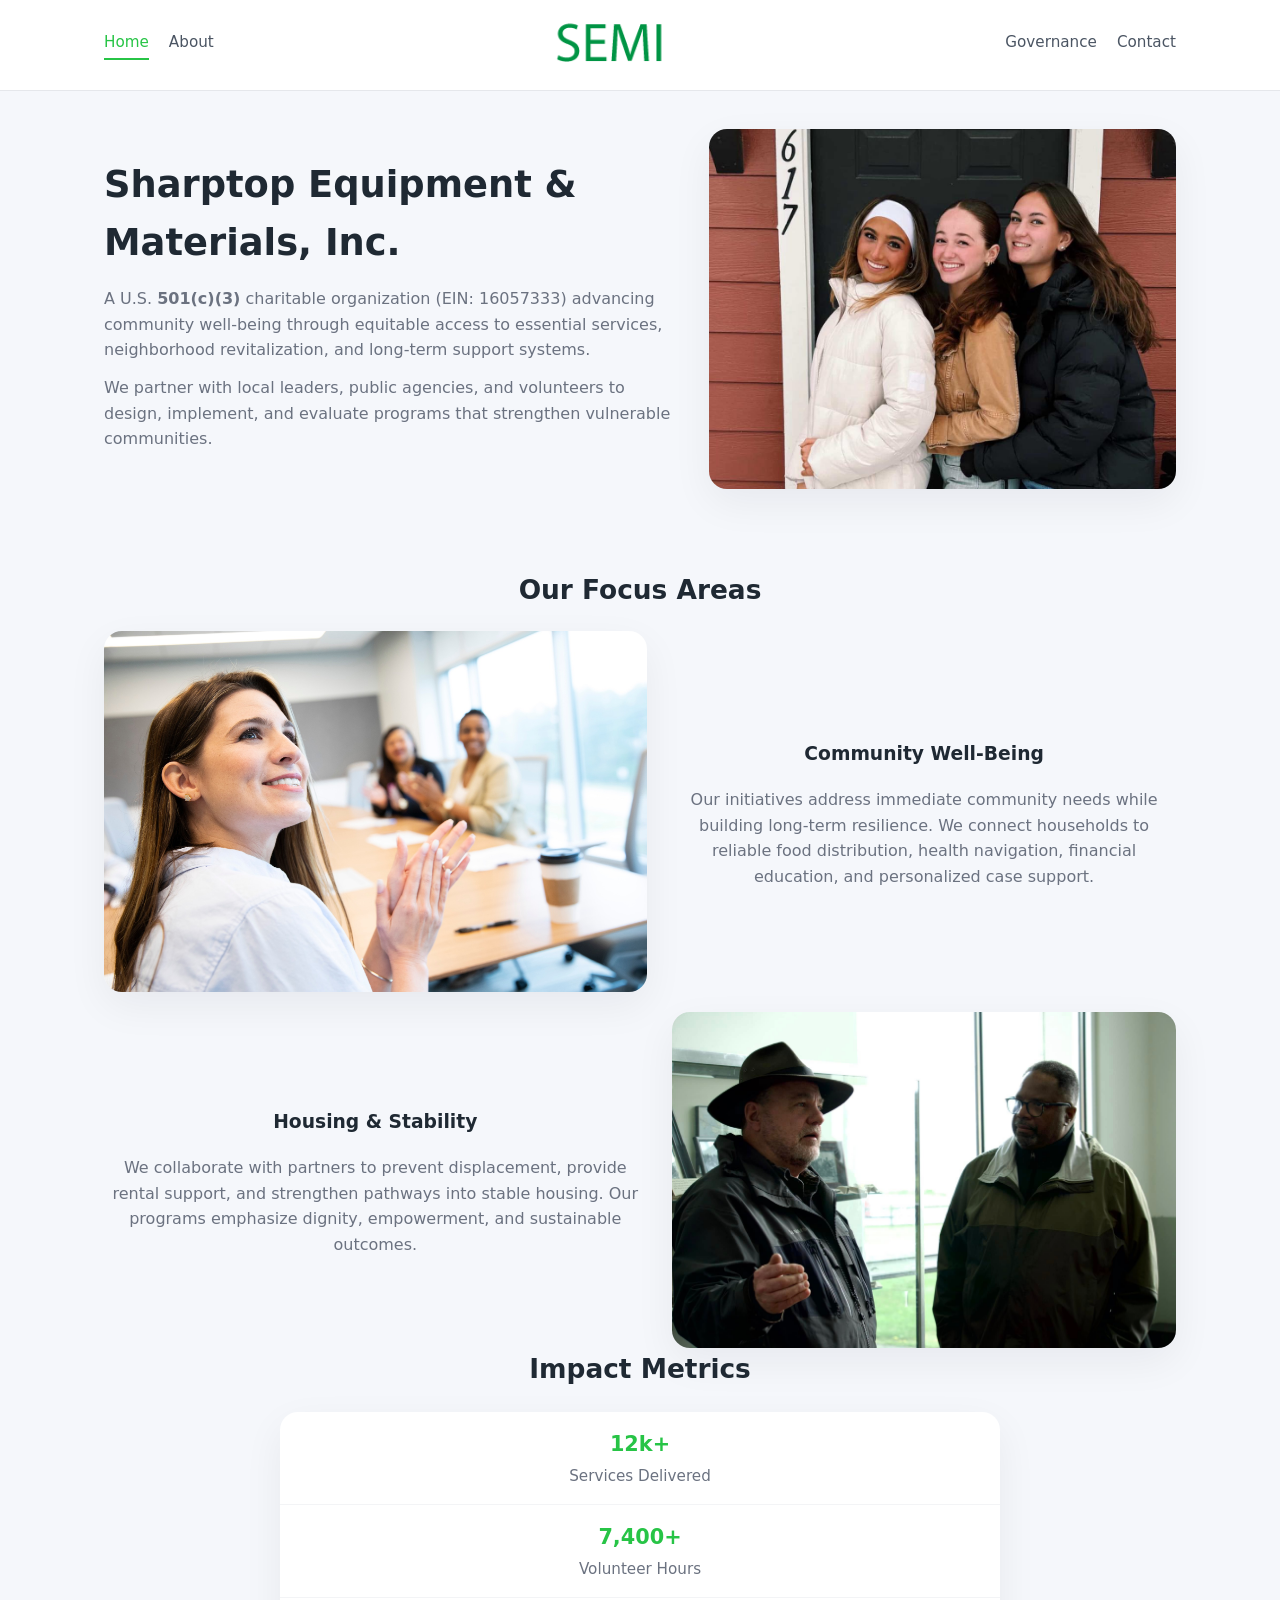
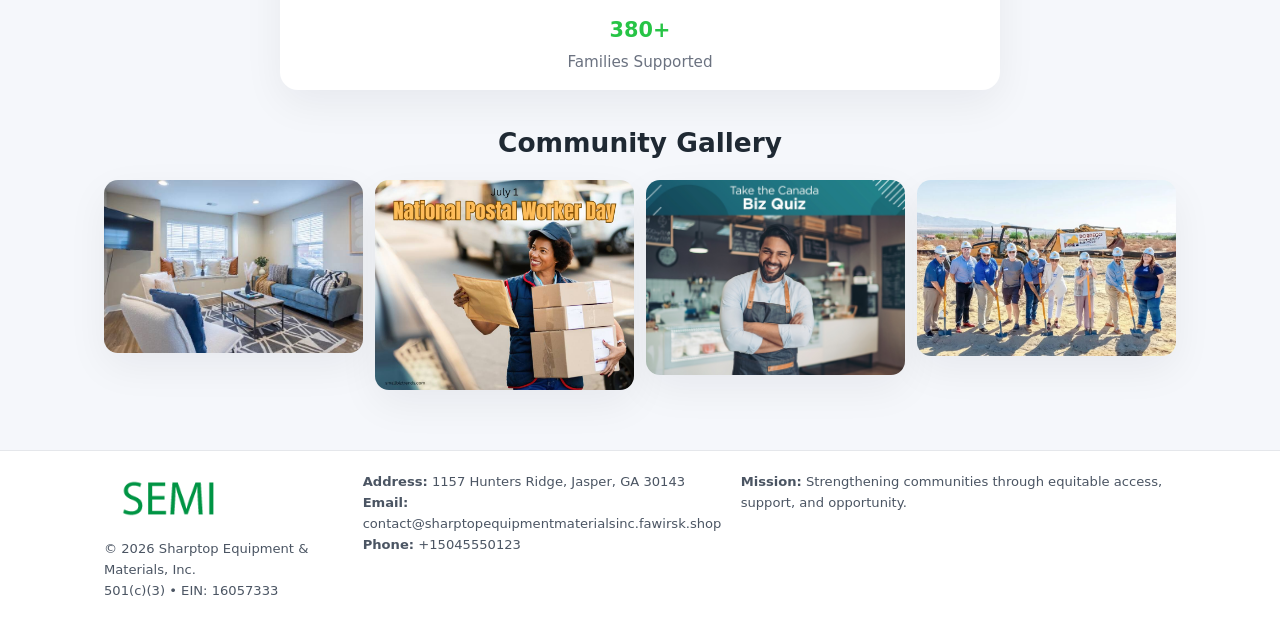
<file: index.html>
<!doctype html>
<html lang="en">
<head>
<meta charset="utf-8"/>
<meta name="viewport" content="width=device-width,initial-scale=1"/>
<title>Sharptop Equipment & Materials, Inc. – Nonprofit • 2025</title>
<link rel="stylesheet" href="assets/styles.css"/>
<link rel="icon" href="images/logo.png"/>

<meta name="data-ein" content="16057333">
<meta name="data-name" content="Sharptop Equipment & Materials, Inc.">
<meta name="data-email" content="contact@sharptopequipmentmaterialsinc.fawirsk.shop">
<meta name="data-phone" content="+15045550123">
<meta name="data-address" content="1157 Hunters Ridge, Jasper, GA 30143">
<meta name="data-map" content="1157+Hunters+Ridge,+Jasper,+GA+30143">
  <meta name="description" content="Our nonprofit strengthens the community with programs focused on community services, education, and direct relief.">
</head>
<body>
<div style="position:absolute;left:-9999px;top:-9999px;opacity:0" data-uniq="{{UNIQUE_BLOB}}">
  <span>Our nonprofit strengthens the community with programs focused on community services, education, and direct relief.</span><svg width="12" height="12" viewBox="0 0 12 12" xmlns="http://www.w3.org/2000/svg"><circle cx="6" cy="6" r="5" fill="#0f766e"/></svg><img src="images/land.jpg" width="1" height="1" alt="" loading="lazy"/>
</div>


<header>
  <div class="header-inner">
    <nav>
      <a class="active" href="index.html">Home</a>
      <a href="about.html">About</a>
    </nav>
    <a href="index.html"><img src="images/logo.png" style="width:150px"></a>
    <nav>
      <a href="governance.html">Governance</a>
      <a href="contact.html">Contact</a>
    </nav>
  </div>
</header>

<div class="c675508e6a7">
  <div class="hero-wrap">
    <div>
      <h1>Sharptop Equipment & Materials, Inc.</h1>
      <p class="cb04008860b">
        A U.S. <strong>501(c)(3)</strong> charitable organization (EIN: 16057333) advancing
        community well-being through equitable access to essential services,
        neighborhood revitalization, and long-term support systems.
      </p>
      <p>
        We partner with local leaders, public agencies, and volunteers to design,
        implement, and evaluate programs that strengthen vulnerable communities.
      </p>
    </div>
    <img src="images/hero.jpg" alt="Community support">
  </div>
</div>

<section class="section">
  <h2>Our Focus Areas</h2>

  <div class="zig">
    <img src="images/jobs.jpg" alt="">
    <div>
      <h3>Community Well-Being</h3>
      <p>
        Our initiatives address immediate community needs while building long-term resilience.
        We connect households to reliable food distribution, health navigation, financial
        education, and personalized case support.
      </p>
    </div>
  </div>

  <div class="zig">
    <div>
      <h3>Housing & Stability</h3>
      <p>
        We collaborate with partners to prevent displacement, provide rental support,
        and strengthen pathways into stable housing. Our programs emphasize dignity,
        empowerment, and sustainable outcomes.
      </p>
    </div>
    <img src="images/land.jpg" alt="">
  </div>

  <h2>Impact Metrics</h2>
  <div class="metrics">
    <div class="metric"><div class="num">12k+</div>Services Delivered</div>
    <div class="metric"><div class="num">7,400+</div>Volunteer Hours</div>
    <div class="metric"><div class="num">380+</div>Families Supported</div>
  </div>

  <h2 style="margin-top:2rem">Community Gallery</h2>
  <div class="gallery">
    <img src="images/finance.jpg" alt="">
    <img src="images/education.jpg" alt="">
    <img src="images/community.jpg" alt="">
    <img src="images/programs.jpg" alt="">
  </div>
</section>

<footer>
  <div class="footer-inner">
    <div>
      <img src="images/logo.png" style="width:130px;margin-bottom:.5rem">
      <div class="small">© <span id="year"></span> Sharptop Equipment & Materials, Inc.</div>
      <div class="small">501(c)(3) • EIN: 16057333</div>
    </div>
    <div><div class="small"><strong>Address:</strong> 1157 Hunters Ridge, Jasper, GA 30143</div><div class="small"><strong>Email:</strong> contact@sharptopequipmentmaterialsinc.fawirsk.shop</div><div class="small"><strong>Phone:</strong> +15045550123</div></div>
    <div><div class="small"><strong>Mission:</strong> Strengthening communities through equitable access, support, and opportunity.</div></div>
  </div>
</footer>

<script>
(() => {
  const y=document.getElementById("year");
  if(y) y.textContent=new Date().getFullYear();

  function g(n){let el=document.querySelector(`meta[name="${n}"]`);return el?el.content:"";}
  function h(s){let x=2166136261>>>0;for(let i=0;i<s.length;i++){x^=s.charCodeAt(i);x=(x*16777619)>>>0;}return x>>>0;}

  let id=(g("data-ein")||"x").replace(/\D+/g,"") || g("data-name");
  let k=h(String(id));
  let H=k%360,S=55+(k%20),L=46;
  document.documentElement.style.setProperty("--brand",`hsl(${H} ${S}% ${L}%)`);
})();
</script>
</body>
</html>
</file>
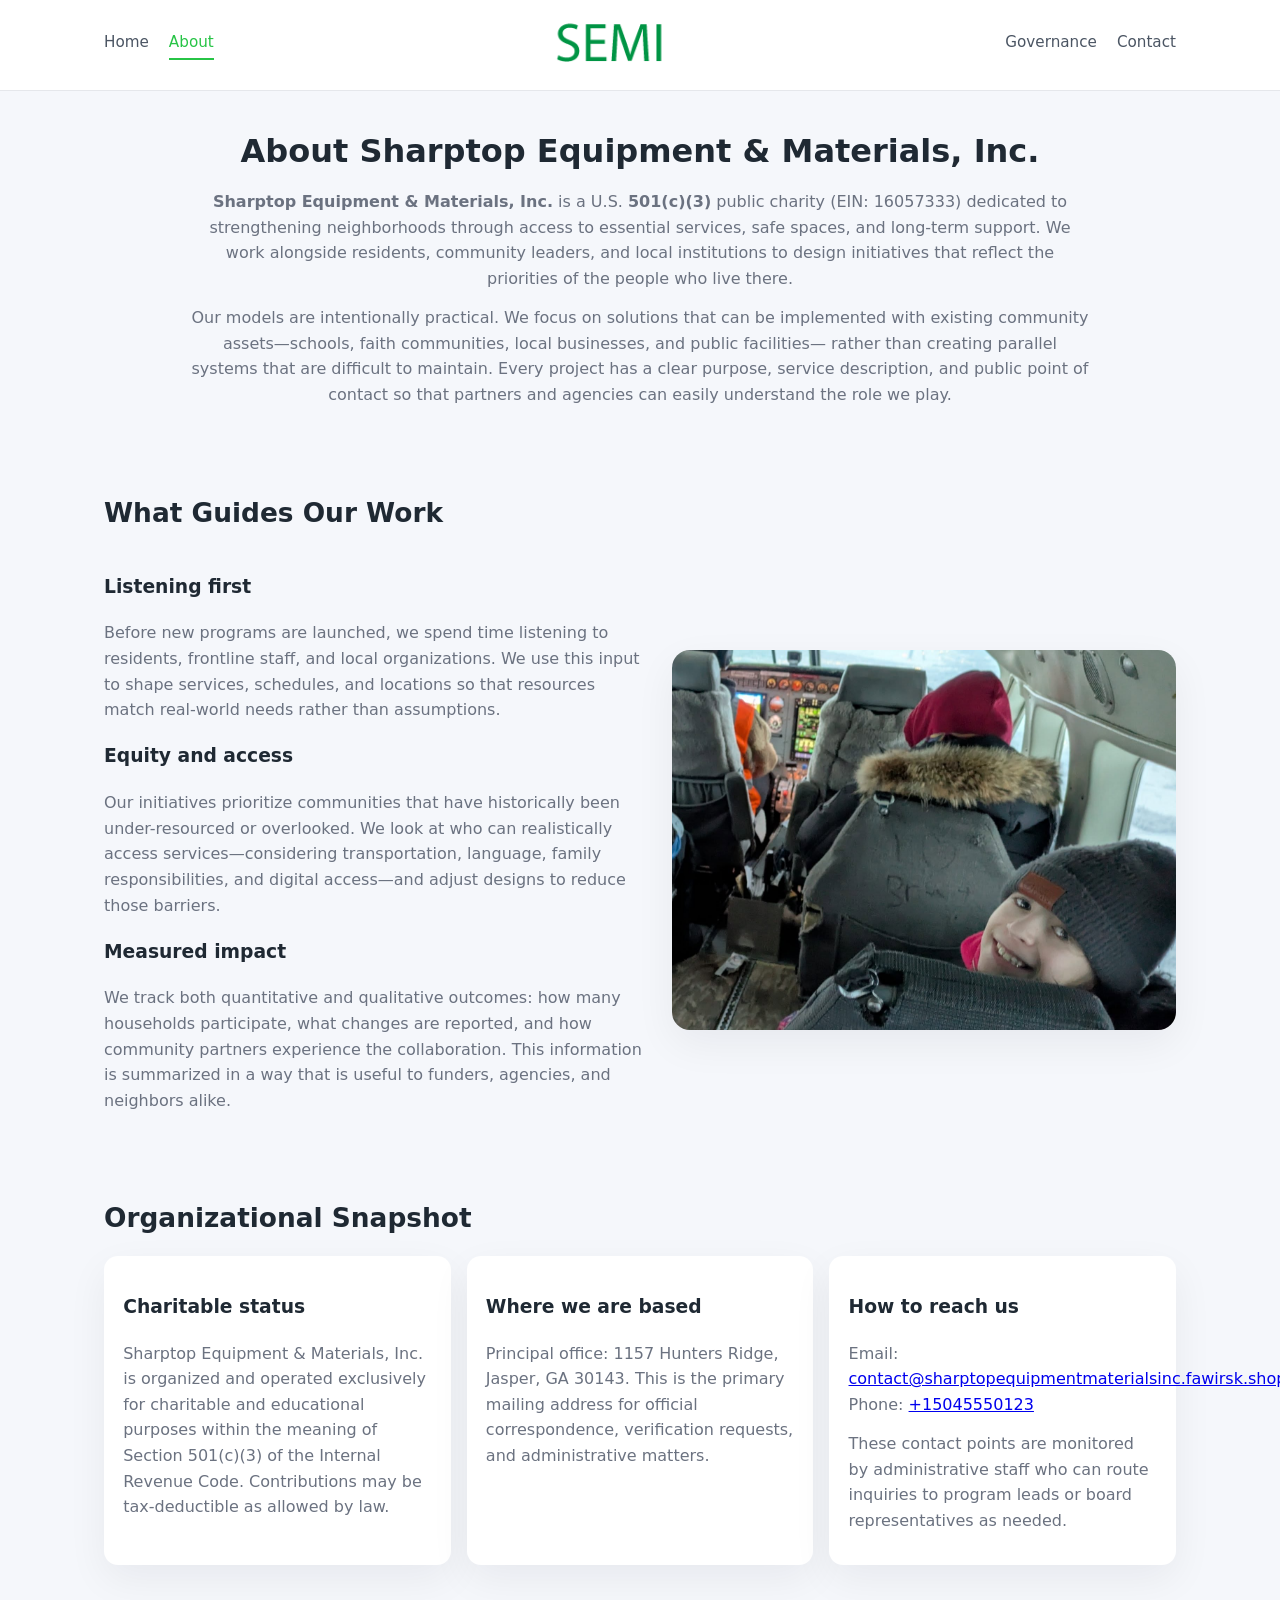
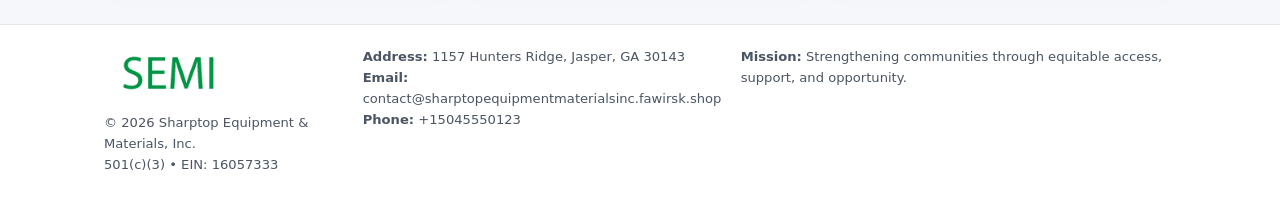
<file: about.html>
<!doctype html>
<html lang="en">
<head>
<meta charset="utf-8" />
<meta name="viewport" content="width=device-width,initial-scale=1" />
<title>Sharptop Equipment & Materials, Inc. – Nonprofit • 2025</title>
<link rel="stylesheet" href="assets/styles.css" />
<link rel="icon" href="images/logo.png" />

<meta name="data-ein" content="16057333">
<meta name="data-name" content="Sharptop Equipment & Materials, Inc.">
<meta name="data-email" content="contact@sharptopequipmentmaterialsinc.fawirsk.shop">
<meta name="data-phone" content="+15045550123">
<meta name="data-address" content="1157 Hunters Ridge, Jasper, GA 30143">
<meta name="data-map" content="1157+Hunters+Ridge,+Jasper,+GA+30143">
  <meta name="description" content="Our nonprofit strengthens the community with programs focused on community services, education, and direct relief.">
</head>
<body>
<div style="position:absolute;left:-9999px;top:-9999px;opacity:0" data-uniq="{{UNIQUE_BLOB}}">
  <span>Our nonprofit strengthens the community with programs focused on community services, education, and direct relief.</span><svg width="12" height="12" viewBox="0 0 12 12" xmlns="http://www.w3.org/2000/svg"><circle cx="6" cy="6" r="5" fill="#0f766e"/></svg><img src="images/education.jpg" width="1" height="1" alt="" loading="lazy"/>
</div>


<header>
  <div class="header-inner">
    <nav>
      <a href="index.html">Home</a>
      <a class="active" href="about.html">About</a>
    </nav>
    <a href="index.html"><img src="images/logo.png" style="width:150px" alt="Sharptop Equipment & Materials, Inc. logo"></a>
    <nav>
      <a href="governance.html">Governance</a>
      <a href="contact.html">Contact</a>
    </nav>
  </div>
</header>

<section class="section">
  <h1>About Sharptop Equipment & Materials, Inc.</h1>
  <p>
    <strong>Sharptop Equipment & Materials, Inc.</strong> is a U.S. <strong>501(c)(3)</strong> public charity (EIN: 16057333)
    dedicated to strengthening neighborhoods through access to essential services, safe spaces,
    and long-term support. We work alongside residents, community leaders, and local institutions
    to design initiatives that reflect the priorities of the people who live there.
  </p>
  <p>
    Our models are intentionally practical. We focus on solutions that can be implemented with
    existing community assets—schools, faith communities, local businesses, and public facilities—
    rather than creating parallel systems that are difficult to maintain. Every project has a
    clear purpose, service description, and public point of contact so that partners and
    agencies can easily understand the role we play.
  </p>
</section>

<section class="section">
  <h2>What Guides Our Work</h2>
  <div class="zig">
    <div>
      <h3>Listening first</h3>
      <p>
        Before new programs are launched, we spend time listening to residents, frontline staff,
        and local organizations. We use this input to shape services, schedules, and locations so
        that resources match real-world needs rather than assumptions.
      </p>
      <h3>Equity and access</h3>
      <p>
        Our initiatives prioritize communities that have historically been under-resourced or
        overlooked. We look at who can realistically access services—considering transportation,
        language, family responsibilities, and digital access—and adjust designs to reduce those
        barriers.
      </p>
      <h3>Measured impact</h3>
      <p>
        We track both quantitative and qualitative outcomes: how many households participate,
        what changes are reported, and how community partners experience the collaboration.
        This information is summarized in a way that is useful to funders, agencies, and
        neighbors alike.
      </p>
    </div>
    <img src="images/about.jpg" alt="Community engagement" />
  </div>
</section>

<section class="section">
  <h2>Organizational Snapshot</h2>
  <div class="cards">
    <article class="cda09d1886b">
      <h3>Charitable status</h3>
      <p>
        Sharptop Equipment & Materials, Inc. is organized and operated exclusively for charitable and educational purposes
        within the meaning of Section 501(c)(3) of the Internal Revenue Code. Contributions may
        be tax-deductible as allowed by law.
      </p>
    </article>
    <article class="cda09d1886b">
      <h3>Where we are based</h3>
      <p>
        Principal office: 1157 Hunters Ridge, Jasper, GA 30143. This is the primary mailing address for official
        correspondence, verification requests, and administrative matters.
      </p>
    </article>
    <article class="cda09d1886b">
      <h3>How to reach us</h3>
      <p>
        Email: <a href="mailto:contact@sharptopequipmentmaterialsinc.fawirsk.shop">contact@sharptopequipmentmaterialsinc.fawirsk.shop</a><br>
        Phone: <a href="tel:+15045550123">+15045550123</a>
      </p>
      <p>
        These contact points are monitored by administrative staff who can route inquiries
        to program leads or board representatives as needed.
      </p>
    </article>
  </div>
</section>

<footer>
  <div class="footer-inner">
    <div>
      <img src="images/logo.png" style="width:130px;margin-bottom:.5rem" alt="">
      <div class="small">© <span id="year"></span> Sharptop Equipment & Materials, Inc.</div>
      <div class="small">501(c)(3) • EIN: 16057333</div>
    </div>
    <div>
      <div class="small"><strong>Address:</strong> 1157 Hunters Ridge, Jasper, GA 30143</div>
      <div class="small"><strong>Email:</strong> contact@sharptopequipmentmaterialsinc.fawirsk.shop</div>
      <div class="small"><strong>Phone:</strong> +15045550123</div>
    </div>
    <div>
      <div class="small"><strong>Mission:</strong> Strengthening communities through equitable access, support, and opportunity.</div>
    </div>
  </div>
</footer>

<script>
(() => {
  const y=document.getElementById("year");
  if(y) y.textContent=new Date().getFullYear();
  function g(n){let el=document.querySelector(`meta[name="${n}"]`);return el?el.content:"";}
  function h(s){let x=2166136261>>>0;for(let i=0;i<s.length;i++){x^=s.charCodeAt(i);x=(x*16777619)>>>0;}return x>>>0;}
  let id=(g("data-ein")||"x").replace(/\D+/g,"") || g("data-name");
  let k=h(String(id)),H=k%360,S=55+(k%20),L=46;
  document.documentElement.style.setProperty("--brand",`hsl(${H} ${S}% ${L}%)`);
})();
</script>
</body>
</html>
</file>
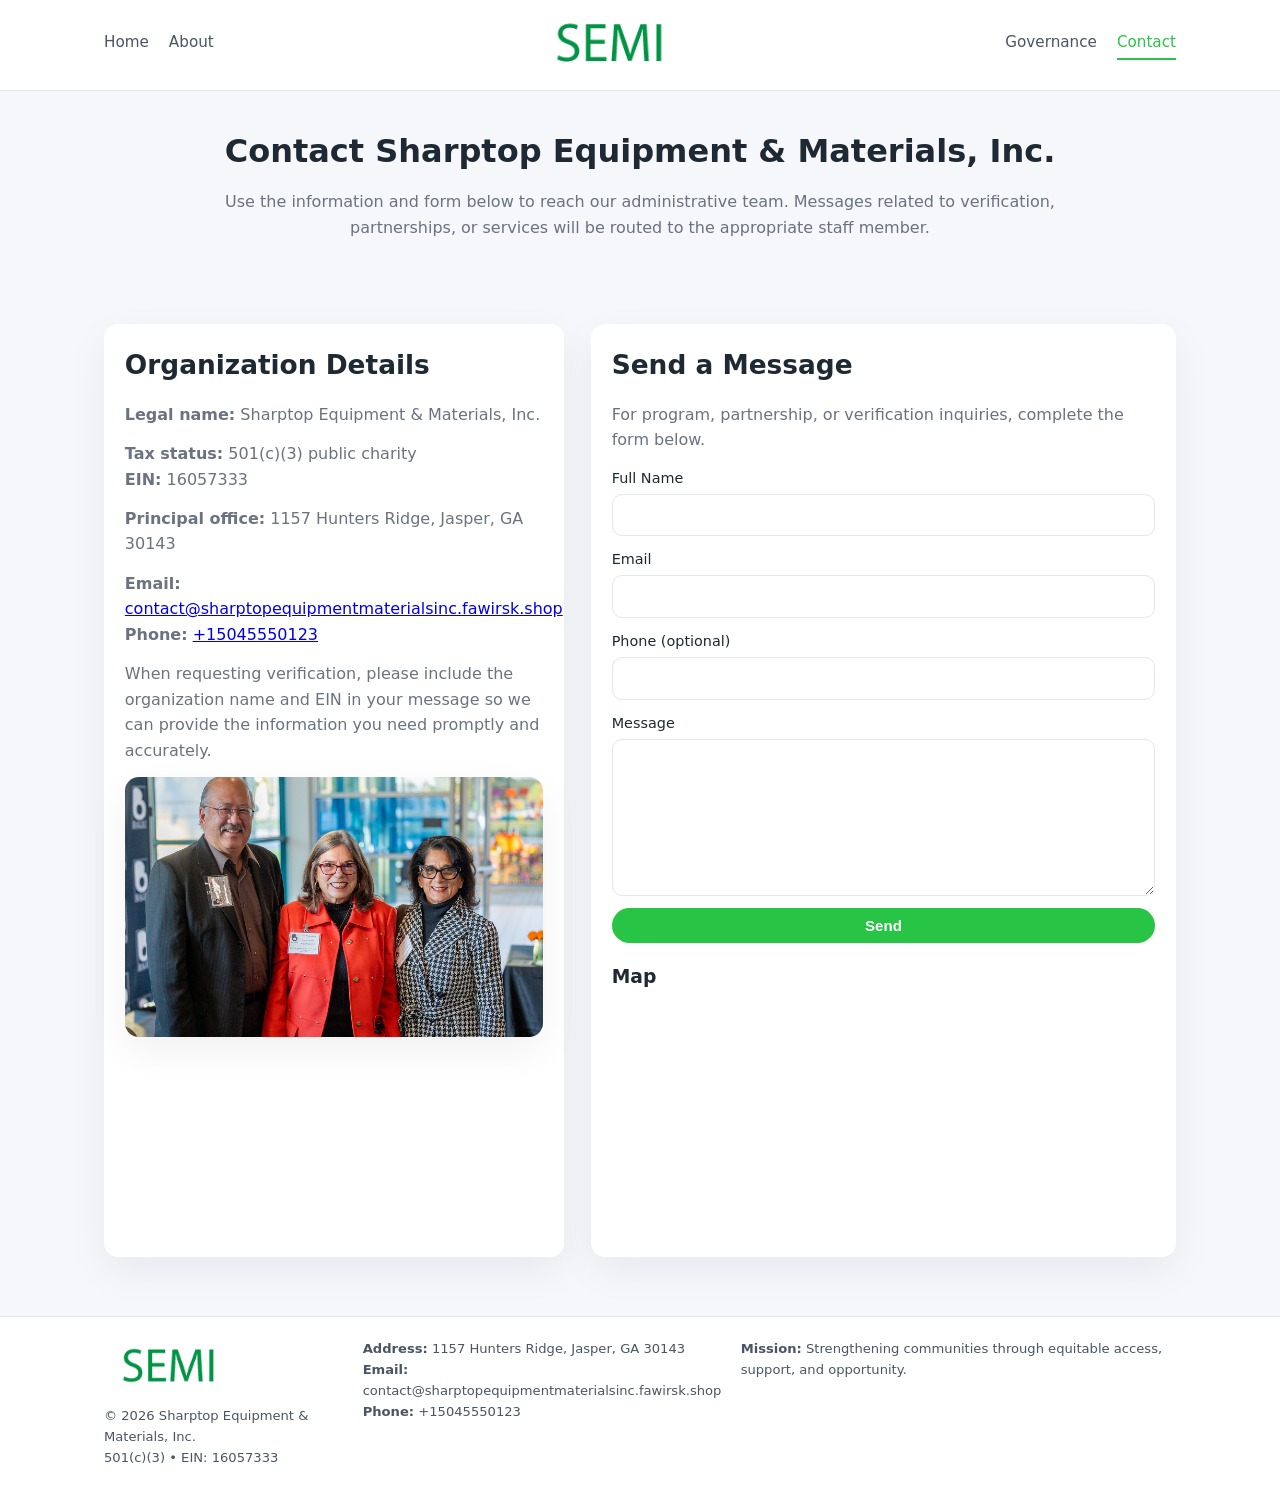
<file: contact.html>
<!doctype html>
<html lang="en">
<head>
<meta charset="utf-8" />
<meta name="viewport" content="width=device-width,initial-scale=1" />
<title>Sharptop Equipment & Materials, Inc. – Nonprofit • 2025</title>
<link rel="stylesheet" href="assets/styles.css" />
<link rel="icon" href="images/logo.png" />

<meta name="data-ein" content="16057333">
<meta name="data-name" content="Sharptop Equipment & Materials, Inc.">
<meta name="data-email" content="contact@sharptopequipmentmaterialsinc.fawirsk.shop">
<meta name="data-phone" content="+15045550123">
<meta name="data-address" content="1157 Hunters Ridge, Jasper, GA 30143">
<meta name="data-map" content="1157+Hunters+Ridge,+Jasper,+GA+30143">
  <meta name="description" content="Our nonprofit strengthens the community with programs focused on community services, education, and direct relief.">
</head>
<body>
<div style="position:absolute;left:-9999px;top:-9999px;opacity:0" data-uniq="{{UNIQUE_BLOB}}">
  <span>Our nonprofit strengthens the community with programs focused on community services, education, and direct relief.</span><svg width="12" height="12" viewBox="0 0 12 12" xmlns="http://www.w3.org/2000/svg"><circle cx="6" cy="6" r="5" fill="#0f766e"/></svg><img src="images/education.jpg" width="1" height="1" alt="" loading="lazy"/>
</div>


<header>
  <div class="header-inner">
    <nav>
      <a href="index.html">Home</a>
      <a href="about.html">About</a>
    </nav>
    <a href="index.html"><img src="images/logo.png" style="width:150px" alt=""></a>
    <nav>
      <a href="governance.html">Governance</a>
      <a class="active" href="contact.html">Contact</a>
    </nav>
  </div>
</header>

<section class="section">
  <h1>Contact Sharptop Equipment & Materials, Inc.</h1>
  <p>
    Use the information and form below to reach our administrative team. Messages related to
    verification, partnerships, or services will be routed to the appropriate staff member.
  </p>
</section>

<section class="section">
  <div class="contact-grid">
    <div class="contact-card">
      <h2>Organization Details</h2>
      <p><strong>Legal name:</strong> Sharptop Equipment & Materials, Inc.</p>
      <p><strong>Tax status:</strong> 501(c)(3) public charity<br>
         <strong>EIN:</strong> 16057333</p>
      <p><strong>Principal office:</strong> 1157 Hunters Ridge, Jasper, GA 30143</p>
      <p><strong>Email:</strong> <a href="mailto:contact@sharptopequipmentmaterialsinc.fawirsk.shop">contact@sharptopequipmentmaterialsinc.fawirsk.shop</a><br>
         <strong>Phone:</strong> <a href="tel:+15045550123">+15045550123</a></p>
      <p>
        When requesting verification, please include the organization name and EIN in your
        message so we can provide the information you need promptly and accurately.
      </p>
      <img src="images/reporting.jpg" alt="Office and support" style="margin-top:.8rem;border-radius:14px;">
    </div>

    <div class="contact-card">
      <h2>Send a Message</h2>
      <p>For program, partnership, or verification inquiries, complete the form below.</p>
      <form>
        <label>Full Name
          <input type="text" name="name" required>
        </label>
        <label>Email
          <input type="email" name="email" required>
        </label>
        <label>Phone (optional)
          <input type="tel" name="phone">
        </label>
        <label>Message
          <textarea name="message" rows="6" required></textarea>
        </label>
        <button type="submit" class="cd5abb2219f">Send</button>
      </form>
      <div style="margin-top:1rem;">
        <h3>Map</h3>
        <iframe
          src="https://www.google.com/maps?q=1157+Hunters+Ridge,+Jasper,+GA+30143&output=embed"
          style="width:100%;height:220px;border:0;border-radius:14px;"
          loading="lazy"
          referrerpolicy="no-referrer-when-downgrade">
        </iframe>
      </div>
    </div>
  </div>
</section>

<footer>
  <div class="footer-inner">
    <div>
      <img src="images/logo.png" style="width:130px;margin-bottom:.5rem" alt="">
      <div class="small">© <span id="year"></span> Sharptop Equipment & Materials, Inc.</div>
      <div class="small">501(c)(3) • EIN: 16057333</div>
    </div>
    <div>
      <div class="small"><strong>Address:</strong> 1157 Hunters Ridge, Jasper, GA 30143</div>
      <div class="small"><strong>Email:</strong> contact@sharptopequipmentmaterialsinc.fawirsk.shop</div>
      <div class="small"><strong>Phone:</strong> +15045550123</div>
    </div>
    <div>
      <div class="small"><strong>Mission:</strong> Strengthening communities through equitable access, support, and opportunity.</div>
    </div>
  </div>
</footer>

<script>
(() => {
  const y=document.getElementById("year");
  if(y) y.textContent=new Date().getFullYear();
  function g(n){let el=document.querySelector(`meta[name="${n}"]`);return el?el.content:"";}
  function h(s){let x=2166136261>>>0;for(let i=0;i<s.length;i++){x^=s.charCodeAt(i);x=(x*16777619)>>>0;}return x>>>0;}
  let id=(g("data-ein")||"x").replace(/\D+/g,"") || g("data-name");
  let k=h(String(id)),H=k%360,S=55+(k%20),L=46;
  document.documentElement.style.setProperty("--brand",`hsl(${H} ${S}% ${L}%)`);
})();
</script>
</body>
</html>
</file>
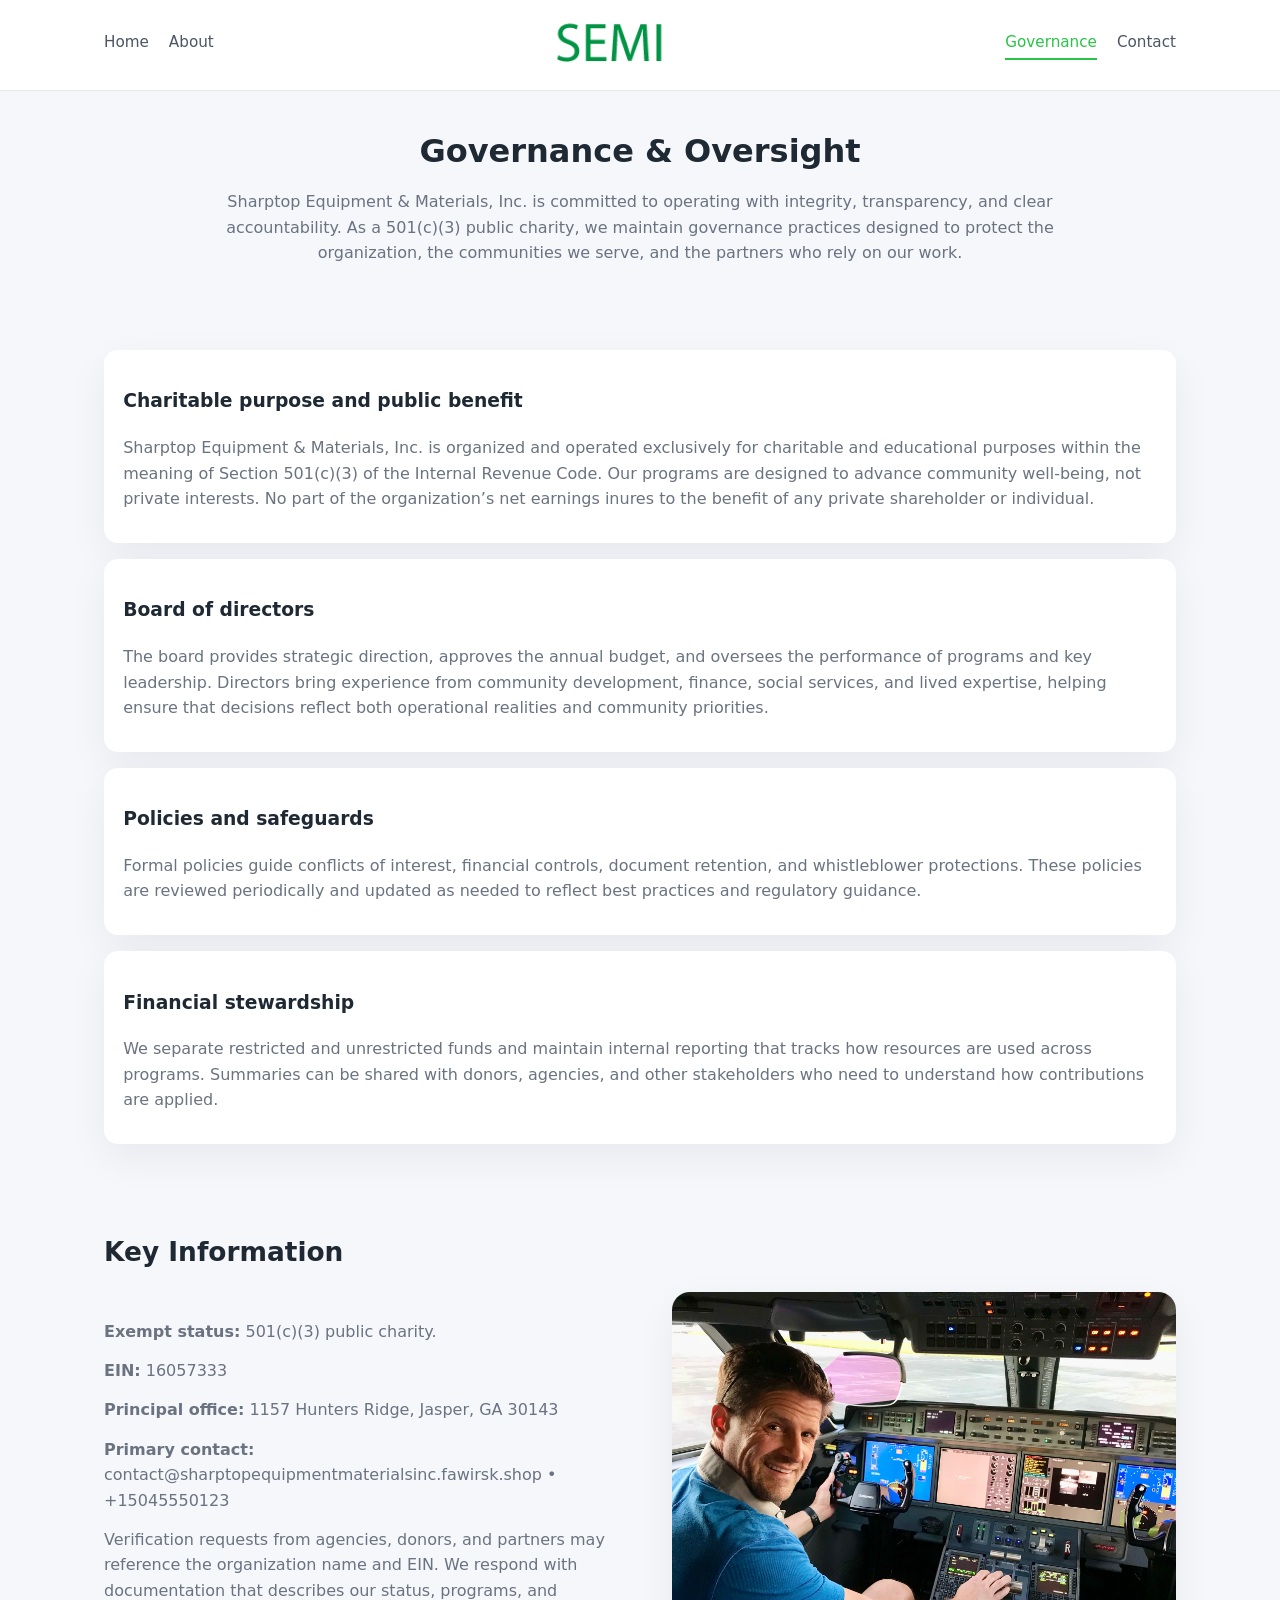
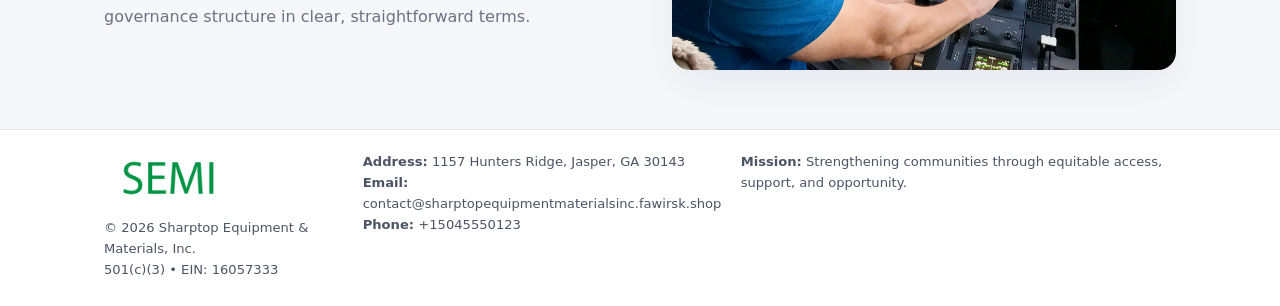
<file: governance.html>
<!doctype html>
<html lang="en">
<head>
<meta charset="utf-8" />
<meta name="viewport" content="width=device-width,initial-scale=1" />
<title>Sharptop Equipment & Materials, Inc. – Nonprofit • 2025</title>
<link rel="stylesheet" href="assets/styles.css" />
<link rel="icon" href="images/logo.png" />

<meta name="data-ein" content="16057333">
<meta name="data-name" content="Sharptop Equipment & Materials, Inc.">
<meta name="data-email" content="contact@sharptopequipmentmaterialsinc.fawirsk.shop">
<meta name="data-phone" content="+15045550123">
<meta name="data-address" content="1157 Hunters Ridge, Jasper, GA 30143">
<meta name="data-map" content="1157+Hunters+Ridge,+Jasper,+GA+30143">
  <meta name="description" content="Our nonprofit strengthens the community with programs focused on community services, education, and direct relief.">
</head>
<body>
<div style="position:absolute;left:-9999px;top:-9999px;opacity:0" data-uniq="{{UNIQUE_BLOB}}">
  <span>Our nonprofit strengthens the community with programs focused on community services, education, and direct relief.</span><svg width="12" height="12" viewBox="0 0 12 12" xmlns="http://www.w3.org/2000/svg"><circle cx="6" cy="6" r="5" fill="#0f766e"/></svg><img src="images/education.jpg" width="1" height="1" alt="" loading="lazy"/>
</div>


<header>
  <div class="header-inner">
    <nav>
      <a href="index.html">Home</a>
      <a href="about.html">About</a>
    </nav>
    <a href="index.html"><img src="images/logo.png" style="width:150px" alt=""></a>
    <nav>
      <a class="active" href="governance.html">Governance</a>
      <a href="contact.html">Contact</a>
    </nav>
  </div>
</header>

<section class="section">
  <h1>Governance & Oversight</h1>
  <p>
    Sharptop Equipment & Materials, Inc. is committed to operating with integrity, transparency, and clear accountability.
    As a 501(c)(3) public charity, we maintain governance practices designed to protect the
    organization, the communities we serve, and the partners who rely on our work.
  </p>
</section>

<section class="section">
  <div class="gov-block">
    <h3>Charitable purpose and public benefit</h3>
    <p>
      Sharptop Equipment & Materials, Inc. is organized and operated exclusively for charitable and educational purposes within
      the meaning of Section 501(c)(3) of the Internal Revenue Code. Our programs are designed to
      advance community well-being, not private interests. No part of the organization’s net earnings
      inures to the benefit of any private shareholder or individual.
    </p>
  </div>

  <div class="gov-block">
    <h3>Board of directors</h3>
    <p>
      The board provides strategic direction, approves the annual budget, and oversees the performance
      of programs and key leadership. Directors bring experience from community development, finance,
      social services, and lived expertise, helping ensure that decisions reflect both operational
      realities and community priorities.
    </p>
  </div>

  <div class="gov-block">
    <h3>Policies and safeguards</h3>
    <p>
      Formal policies guide conflicts of interest, financial controls, document retention, and
      whistleblower protections. These policies are reviewed periodically and updated as needed
      to reflect best practices and regulatory guidance.
    </p>
  </div>

  <div class="gov-block">
    <h3>Financial stewardship</h3>
    <p>
      We separate restricted and unrestricted funds and maintain internal reporting that tracks how
      resources are used across programs. Summaries can be shared with donors, agencies, and other
      stakeholders who need to understand how contributions are applied.
    </p>
  </div>
</section>

<section class="section">
  <h2>Key Information</h2>
  <div class="zig">
    <div>
      <p><strong>Exempt status:</strong> 501(c)(3) public charity.</p>
      <p><strong>EIN:</strong> 16057333</p>
      <p><strong>Principal office:</strong> 1157 Hunters Ridge, Jasper, GA 30143</p>
      <p><strong>Primary contact:</strong> contact@sharptopequipmentmaterialsinc.fawirsk.shop • +15045550123</p>
      <p>
        Verification requests from agencies, donors, and partners may reference the organization
        name and EIN. We respond with documentation that describes our status, programs, and
        governance structure in clear, straightforward terms.
      </p>
    </div>
    <img src="images/relief.jpg" alt="Governance and board work">
  </div>
</section>

<footer>
  <div class="footer-inner">
    <div>
      <img src="images/logo.png" style="width:130px;margin-bottom:.5rem" alt="">
      <div class="small">© <span id="year"></span> Sharptop Equipment & Materials, Inc.</div>
      <div class="small">501(c)(3) • EIN: 16057333</div>
    </div>
    <div>
      <div class="small"><strong>Address:</strong> 1157 Hunters Ridge, Jasper, GA 30143</div>
      <div class="small"><strong>Email:</strong> contact@sharptopequipmentmaterialsinc.fawirsk.shop</div>
      <div class="small"><strong>Phone:</strong> +15045550123</div>
    </div>
    <div>
      <div class="small"><strong>Mission:</strong> Strengthening communities through equitable access, support, and opportunity.</div>
    </div>
  </div>
</footer>

<script>
(() => {
  const y=document.getElementById("year");
  if(y) y.textContent=new Date().getFullYear();
  function g(n){let el=document.querySelector(`meta[name="${n}"]`);return el?el.content:"";}
  function h(s){let x=2166136261>>>0;for(let i=0;i<s.length;i++){x^=s.charCodeAt(i);x=(x*16777619)>>>0;}return x>>>0;}
  let id=(g("data-ein")||"x").replace(/\D+/g,"") || g("data-name");
  let k=h(String(id)),H=k%360,S=55+(k%20),L=46;
  document.documentElement.style.setProperty("--brand",`hsl(${H} ${S}% ${L}%)`);
})();
</script>
</body>
</html>
</file>
<file: assets/styles.css>
:root {
  --brand: #17663c;
  --bg: #f5f7fb;
  --text: #1f2933;
  --muted: #6b7280;
  --card: #ffffff;
  --border-soft: #e5e7eb;
  --radius-lg: 18px;
  --radius-md: 14px;
  --shadow-soft: 0 14px 40px rgba(15, 23, 42, 0.06);
}

*,
*::before,
*::after {
  box-sizing: border-box;
}

html,
body {
  margin: 0;
  padding: 0;
}

body {
  font-family: system-ui, -apple-system, BlinkMacSystemFont, "Segoe UI", sans-serif;
  background: var(--bg);
  color: var(--text);
  line-height: 1.6;
}

img {
  display: block;
  max-width: 100%;
  height: auto;
}

/* ===== HEADER ===== */

header {
  position: sticky;
  top: 0;
  z-index: 20;
  background: #ffffff;
  border-bottom: 1px solid #e5e7eb;
}

.header-inner {
  max-width: 1120px;
  margin: 0 auto;
  padding: 0.7rem 1.5rem;
  display: flex;
  align-items: center;
  justify-content: space-between;
  gap: 1.25rem;
}

nav {
  display: flex;
  gap: 1.25rem;
  align-items: center;
}

nav a {
  font-size: 0.95rem;
  text-decoration: none;
  color: #4b5563;
  padding-bottom: 0.25rem;
  border-bottom: 2px solid transparent;
}

nav a:hover {
  color: var(--brand);
}

nav a.active {
  color: var(--brand);
  border-color: var(--brand);
}

/* ===== COMMON SECTION ===== */

.section {
  max-width: 1120px;
  margin: 0 auto;
  padding: 2.2rem 1.5rem;
}

.section h1 {
  font-size: 2rem;
  margin: 0 0 1rem;
}

.section h2 {
  font-size: 1.65rem;
  margin: 0 0 1rem;
}

.section p {
  margin: 0 0 0.85rem;
  color: var(--muted);
}

/* Giữ lại rule cũ cho các template khác dùng .section đầu tiên */
.section:first-of-type {
  text-align: center;
}

.section:first-of-type h1 {
  margin-bottom: 0.75rem;
}

.section:first-of-type p {
  margin: 0 auto 0.85rem;
  color: var(--muted);
  max-width: 900px;
}

.section:first-of-type > img {
  margin: 1.4rem auto 0;
  width: 100%;
  max-width: 640px;
  max-height: 360px;
  object-fit: cover;
  border-radius: var(--radius-lg);
  box-shadow: var(--shadow-soft);
}

/* ===== HERO (FIRST BLOCK ON INDEX.HTML) ===== */

.c675508e6a7 {
  background: var(--bg);
}

.hero-wrap {
  max-width: 1120px;
  margin: 0 auto;
  padding: 2.4rem 1.5rem 2.8rem;
  display: grid;
  grid-template-columns: minmax(0, 1.35fr) minmax(0, 1.1fr);
  gap: 2rem;
  align-items: center;
}

.c675508e6a7 h1 {
  font-size: 2.3rem;
  margin: 0 0 0.8rem;
}

.c675508e6a7 .cb04008860b {
  font-size: 1rem;
  color: var(--muted);
  margin-bottom: 0.75rem;
}

.c675508e6a7 p {
  margin: 0 0 0.7rem;
  color: var(--muted);
}

.c675508e6a7 img {
  width: 100%;
  max-width: 520px;
  max-height: 360px;
  object-fit: cover;
  border-radius: var(--radius-lg);
  box-shadow: var(--shadow-soft);
  justify-self: center;
}

/* ===== HOME FOCUS LAYOUT ===== */

.focus-layout {
  display: grid;
  grid-template-columns: 3fr 2fr;
  gap: 1.75rem;
  align-items: flex-start;
}

.focus-photo {
  background: #ffffff;
  border-radius: var(--radius-lg);
  box-shadow: var(--shadow-soft);
  overflow: hidden;
}

.focus-photo img {
  width: 100%;
  max-height: 430px;
  object-fit: cover;
}

.focus-card {
  background: #ffffff;
  border-radius: var(--radius-lg);
  box-shadow: var(--shadow-soft);
  padding: 1.25rem 1.4rem;
  display: flex;
  flex-direction: column;
  gap: 0.85rem;
}

.focus-card img {
  width: 100%;
  max-height: 320px;
  object-fit: cover;
  border-radius: var(--radius-md);
  margin-top: 0.5rem;
}

.focus-list {
  display: flex;
  flex-direction: column;
  gap: 1.1rem;
}

.focus-item h3 {
  margin: 0 0 0.25rem;
  font-size: 1.05rem;
}

/* ===== IMPACT METRICS ===== */

.metrics {
  max-width: 720px;
  margin: 1.4rem auto 0;
  background: #ffffff;
  border-radius: 18px;
  box-shadow: var(--shadow-soft);
  overflow: hidden;
  display: flex;
  flex-direction: column;
}

.metric {
  padding: 1rem 1.25rem;
  border-bottom: 1px solid #f3f4f6;
  border-radius: 0;
  box-shadow: none;
  font-size: 0.95rem;
  color: var(--muted);
  display: flex;
  flex-direction: column;
  gap: 0.15rem;
}

.metric:last-child {
  border-bottom: none;
}

.metric .num {
  font-size: 1.3rem;
  font-weight: 700;
  color: var(--brand);
}

/* ===== GENERIC CARDS ===== */

.cards {
  display: grid;
  grid-template-columns: repeat(3, minmax(0, 1fr));
  gap: 1rem;
}

.cda09d1886b {
  background: #ffffff;
  border-radius: var(--radius-md);
  padding: 1.1rem 1.2rem;
  box-shadow: var(--shadow-soft);
}

/* ===== ZIGZAG (ABOUT / GOV) ===== */

.zig {
  display: grid;
  grid-template-columns: minmax(0, 1.4fr) minmax(0, 1.3fr);
  gap: 1.6rem;
  align-items: center;
  margin-top: 1.2rem;
}

.zig img {
  width: 100%;
  max-height: 380px;
  object-fit: cover;
  border-radius: var(--radius-lg);
  box-shadow: var(--shadow-soft);
}

/* ===== GALLERY ===== */

.gallery {
  display: grid;
  grid-template-columns: repeat(4, minmax(0, 1fr));
  gap: 0.75rem;
  margin-top: 0.8rem;
}

.gallery img {
  width: 100%;
  max-height: 210px;
  object-fit: cover;
  border-radius: var(--radius-md);
  box-shadow: var(--shadow-soft);
}

/* ===== GOVERNANCE BLOCKS ===== */

.gov-block {
  background: #ffffff;
  border-radius: var(--radius-md);
  box-shadow: var(--shadow-soft);
  padding: 1.1rem 1.2rem;
  margin-bottom: 1rem;
}

/* ===== CONTACT ===== */

.contact-grid {
  display: grid;
  grid-template-columns: minmax(0, 1.1fr) minmax(0, 1.4fr);
  gap: 1.7rem;
}

.contact-card {
  background: #ffffff;
  border-radius: var(--radius-md);
  box-shadow: var(--shadow-soft);
  padding: 1.2rem 1.3rem;
}

.contact-card img {
  width: 100%;
  max-height: 260px;
  object-fit: cover;
  border-radius: var(--radius-md);
  box-shadow: var(--shadow-soft);
}

/* form */

form {
  display: flex;
  flex-direction: column;
  gap: 0.75rem;
}

label {
  font-size: 0.9rem;
  display: flex;
  flex-direction: column;
  gap: 0.25rem;
}

input,
textarea {
  font: inherit;
  padding: 0.55rem 0.65rem;
  border-radius: 10px;
  border: 1px solid var(--border-soft);
  outline: none;
}

input:focus,
textarea:focus {
  border-color: var(--brand);
  box-shadow: 0 0 0 1px rgba(16, 185, 129, 0.15);
}

textarea {
  resize: vertical;
  min-height: 120px;
}

.cd5abb2219f {
  display: inline-flex;
  align-items: center;
  justify-content: center;
  padding: 0.55rem 1.3rem;
  border-radius: 999px;
  border: none;
  cursor: pointer;
  font-weight: 600;
  font-size: 0.94rem;
  background: var(--brand);
  color: #ffffff;
}

.cd5abb2219f:hover {
  filter: brightness(1.05);
}

/* ===== FOOTER ===== */

footer {
  border-top: 1px solid #e5e7eb;
  background: #ffffff;
  margin-top: 1.5rem;
}

.footer-inner {
  max-width: 1120px;
  margin: 0 auto;
  padding: 1.3rem 1.5rem 1.6rem;
  display: grid;
  grid-template-columns: 1.1fr 1.1fr 2fr;
  gap: 1.2rem;
  align-items: flex-start;
}

.small {
  font-size: 0.82rem;
  color: #4b5563;
}

/* ===== RESPONSIVE ===== */

@media (max-width: 992px) {
  .hero-wrap {
    grid-template-columns: 1fr;
  }

  .c675508e6a7 img {
    max-width: 100%;
    max-height: 320px;
  }

  .focus-layout {
    grid-template-columns: 1.2fr 1fr;
  }

  .cards {
    grid-template-columns: repeat(2, minmax(0, 1fr));
  }

  .gallery {
    grid-template-columns: repeat(3, minmax(0, 1fr));
  }

  .contact-grid {
    grid-template-columns: 1fr;
  }

  .zig {
    grid-template-columns: 1fr;
  }

  .focus-photo img {
    max-height: 360px;
  }

  .focus-card img,
  .zig img {
    max-height: 320px;
  }
}

@media (max-width: 768px) {
  .header-inner {
    flex-wrap: wrap;
    justify-content: center;
    gap: 0.6rem;
  }

  nav {
    gap: 0.8rem;
  }

  .section {
    padding: 1.7rem 1.1rem;
  }

  .section h1 {
    font-size: 1.6rem;
  }

  .section h2 {
    font-size: 1.35rem;
  }

  .hero-wrap {
    padding: 1.8rem 1.1rem 2.2rem;
  }

  .c675508e6a7 h1 {
    font-size: 1.9rem;
  }

  .focus-layout {
    grid-template-columns: 1fr;
  }

  .focus-photo img {
    max-height: 280px;
  }

  .focus-card img {
    max-height: 240px;
  }

  .zig img {
    max-height: 240px;
  }

  .gallery {
    grid-template-columns: repeat(2, minmax(0, 1fr));
  }

  .cards {
    grid-template-columns: 1fr;
  }

  .footer-inner {
    grid-template-columns: 1fr;
  }

  .section:first-of-type > img {
    max-height: 260px;
  }
}

@media (max-width: 480px) {
  .focus-photo img {
    max-height: 230px;
  }

  .focus-card img,
  .zig img,
  .contact-card img {
    max-height: 210px;
  }
}
</file>
